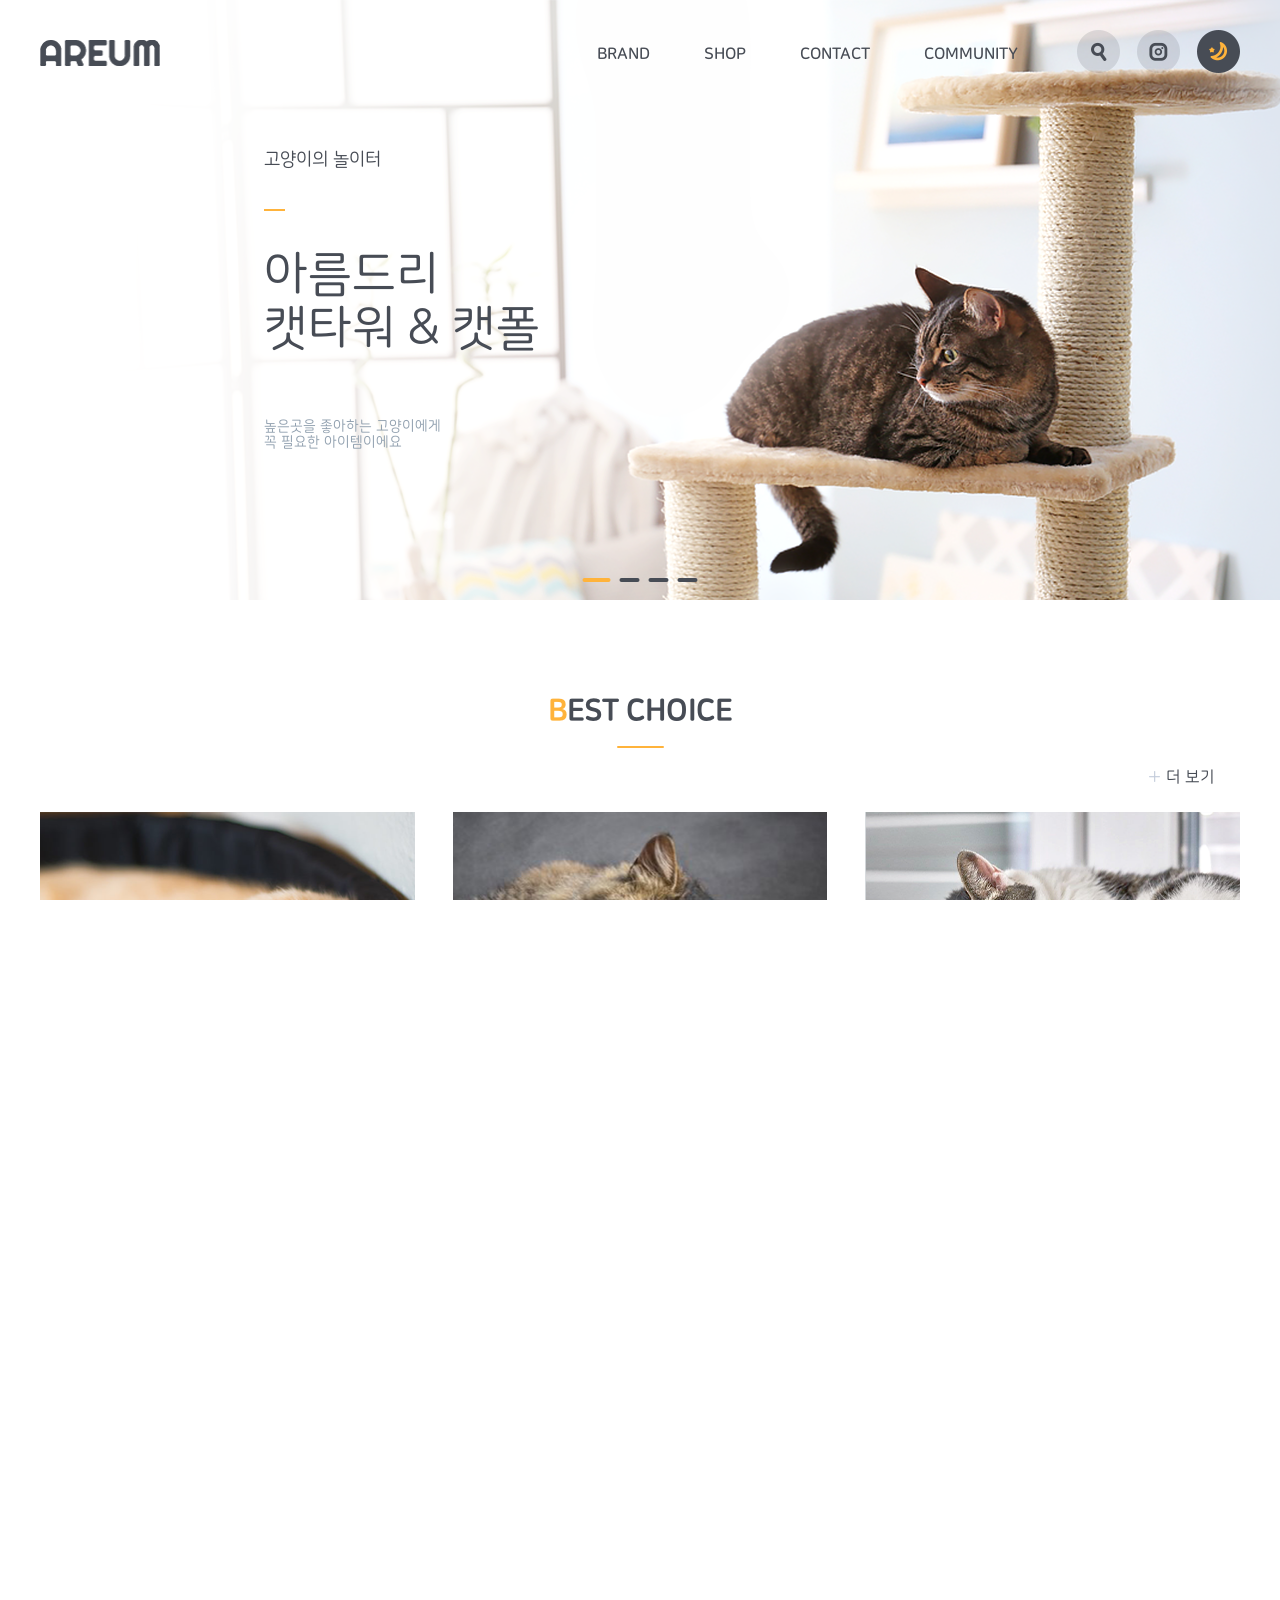
<file: index.html>
<!DOCTYPE html>
<html lang="en">

<head>
    <meta charset="UTF-8">
    <meta http-equiv="X-UA-Compatible" content="IE=edge">
    <meta name="viewport" content="width=device-width, initial-scale=1.0">
    <title>AREUM</title>
    <!-- 
        스타일시트
     -->
    <link rel="stylesheet" href="css/index.css">

    <!-- 
        스크립트
     -->
    <script src="https://code.jquery.com/jquery-3.6.0.js"
        integrity="sha256-H+K7U5CnXl1h5ywQfKtSj8PCmoN9aaq30gDh27Xc0jk=" crossorigin="anonymous"></script>
    <script src="js/index-slider.js"></script>

</head>

<body>
    <!-- 
        헤더 시작
     -->
    <header class="header">
        <div class="grid">
            <h1 class="logo"><a href="index.html">AREUM</a></h1>
            <ul class="gnb menu">
                <li><a href="brand.html">BRAND</a></li>
                <li><a href="#">SHOP</a></li>
                <li><a href="#">CONTACT</a></li>
                <li><a href="#">COMMUNITY</a></li>
            </ul>
            <ul class="gnb icons">
                <li><a href="#">search</a></li>
                <li><a href="#">instagram</a></li>
                <li><a href="#">darkmode</a></li>
            </ul>
        </div>
    </header>
    <!-- 
        헤더 끝
     -->

    <section class="visual">
        <!-- 비주얼 섹션 -->
        <!-- 메인 슬라이드 이미지 리스트 -->
        <!-- 
            현재 표시되는 슬라이드는 li에 on 클래스가 붙음
         -->
        <ul class="visual-slide-img-list">
            <li class="slide-img01 on"></li>
            <li class="slide-img02"></li>
            <li class="slide-img03"></li>
            <li class="slide-img04"></li>
        </ul>
        <div class="grid">
            <!-- 메인 슬라이드 좌우 버튼 -->
            <div class="slide-arrow">
                <button class="left"></button>
                <button class="right"></button>
            </div>
            <!-- 메인 슬라이드 하단 네비게이션 -->
            <ul class="slide-pager">
                <li class="pager01 on"></li>
                <li class="pager02"></li>
                <li class="pager03"></li>
                <li class="pager04"></li>
            </ul>
            <!-- 메인 슬라이드 내용 리스트 -->
            <!-- 
                현재 표시되는 슬라이드는 li에 on 클래스가 붙음
            -->
            <ul class="visual-slide-list">
                <li class="slide01 on">
                    <a href="#" class="slide-content">
                        <p class="slide-sub-title">고양이의 놀이터</p>
                        <h2 class="slide-title">아름드리<br>
                            캣타워 & 캣폴</h2>
                        <p class="slide-desc">높은곳을 좋아하는 고양이에게<br>
                            꼭 필요한 아이템이에요</p>
                    </a>
                </li>
                <li class="slide02">
                    <a href="#" class="slide-content">
                        <p class="slide-sub-title">AREUM</p>
                        <h2 class="slide-title">댕댕 in<br>
                            바닷가 기획전</h2>
                        <p class="slide-desc">반려견과 함께 즐기는 물놀이를<br>
                            위한 아이템들 총집합!</p>
                    </a>
                </li>
                <li class="slide03">
                    <a href="#" class="slide-content">
                        <p class="slide-sub-title">고양이의 생활</p>
                        <h2 class="slide-title">AREUM<br>
                            퓨어 벤토나이트</h2>
                        <p class="slide-desc">먼지가 흩날리지 않는<br>
                            프리미엄 벤토나이트</p>
                    </a>
                </li>
                <li class="slide04">
                    <a href="#" class="slide-content">
                        <p class="slide-sub-title">강아지의 생활</p>
                        <h2 class="slide-title">풀사이즈<br>
                            강아지 사각쿠션</h2>
                        <p class="slide-desc">소형견, 대형견 모두 커버가능한<br>
                            다양한 쿠션을 둘러보세요</p>
                    </a>
                </li>
            </ul>
        </div>
    </section>
    <!-- 
        visual 섹션 끝
     -->

    <section class="section best">
        <!-- 베스트 상품 -->
        <div class="grid">
            <!-- 
                section-title, section-more은
                배너를 제외한 다른 섹션에도 그대로 재사용됨
                section-title 안의 내용은 각 섹션에 맞게 바꿀것
             -->
            <h2 class="section-title">
                <span class="title-point">B</span>EST CHOICE
            </h2>
            <a href="#" class="section-more">
                <span class="section-more-plus"></span>
                <span>더 보기</span>
            </a>
            <!-- BEST CHOICE 아이템 -->
            <ul class="best-list">
                <li class="best-item">
                    <div class="content">
                        <a href="#">
                            <h2 class="name">편안한 견생을 위한 잇 아이템</h2>
                            <p class="desc">압도적 포근함! 강아지 쿠션 모음</p>
                        </a>
                        <a href="#" class="more"></a>
                    </div>
                </li>
                <li class="best-item">
                    <div class="content">
                        <a href="#">
                            <h2 class="name">우리집 반려묘의 삼시세끼</h2>
                            <p class="desc">캣&컴포트 전연령 캣푸드</p>
                        </a>
                        <a href="#" class="more"></a>
                    </div>
                </li>
                <li class="best-item">
                    <div class="content">
                        <a href="#">
                            <h2 class="name">고양이 원픽! 마성의 캣타워</h2>
                            <p class="desc">편안한 식빵굽기를 도와줘요</p>
                        </a>
                        <a href="#" class="more"></a>
                    </div>
                </li>
            </ul>
        </div>
    </section>
    <!-- 
        BEST CHOICE 섹션 끝
     -->

    <section class="section project">
        <!-- 최근 프로젝트 -->
        <div class="grid">
            <!-- 
                section-title, section-more은
                배너를 제외한 다른 섹션에도 그대로 재사용됨
                section-title 안의 내용은 각 섹션에 맞게 바꿀것
             -->
            <h2 class="section-title">
                <span class="title-point">R</span>ECENT PROJECT
            </h2>
            <a href="#" class="section-more">
                <span class="section-more-plus"></span>
                <span>더 보기</span>
            </a>
            <!-- RECENT PROJECT 내부 배너 -->
            <ul class="project-list">
                <li class="project-item">
                    <a href="#" class="content">
                        <p class="sub-title">
                            유기견 새 <span>가족</span>찾기 프로젝트
                        </p>
                        <h2 class="title">어서와!<br>
                            마이 댕댕</h2>
                        <span class="more">자세히 보기</span>
                    </a>
                </li>
                <li class="project-item">
                    <a href="#" class="content">
                        <p class="sub-title">반려묘의 건강을 위해</p>
                        <h2 class="title">물냥이<br>
                            프로젝트</h2>
                    </a>
                </li>
                <li class="project-item">
                    <a href="#" class="content">
                        <p class="sub-title">AREUM × CURO</p>
                        <h2 class="title">자연식<br>
                            알고 먹이기</h2>
                    </a>
                </li>
            </ul>
        </div>
    </section>
    <!-- 
        RECENT PROJECT 섹션 끝
     -->

    <section class="section review">
        <!-- 상품 리뷰 -->
        <div class="grid">
            <!-- 
                section-title, section-more은
                배너를 제외한 다른 섹션에도 그대로 재사용됨
                section-title 안의 내용은 각 섹션에 맞게 바꿀것
             -->
            <h2 class="section-title">
                <span class="title-point">P</span>RODUCT REVIEW
            </h2>
            <a href="#" class="section-more">
                <span class="section-more-plus"></span>
                <span>더 보기</span>
            </a>
            <!-- PRODUCT REVIEW 아이템 -->
            <ul class="review-list">
                <li class="review-item">
                    <div class="content">
                        <h2 class="name">하루채움 츄르 1+1</h2>
                        <p class="desc">#대박 #기획상품 #집사필수품</p>
                        <!-- 각 상품 리뷰의 조회수, 좋아요, 더보기 버튼 -->
                        <div class="info">
                            <p class="view">3,241</p>
                            <p class="like">534</p>
                            <a href="#" class="more">
                                더 보기
                            </a>
                        </div>
                    </div>
                </li>
                <li class="review-item">
                    <div class="content">
                        <h2 class="name">강아지 관절 영양제</h2>
                        <p class="desc">#반려견 #건강 #미리미리</p>
                        <!-- 각 상품 리뷰의 조회수, 좋아요, 더보기 버튼 -->
                        <div class="info">
                            <p class="view">2,565</p>
                            <p class="like">412</p>
                            <a href="#" class="more">
                                더 보기
                            </a>
                        </div>
                    </div>
                </li>
                <li class="review-item">
                    <div class="content">
                        <h2 class="name">노즈워크세트 대형</h2>
                        <p class="desc">#킁킁 #탐색놀이 #즐거워요</p>
                        <!-- 각 상품 리뷰의 조회수, 좋아요, 더보기 버튼 -->
                        <div class="info">
                            <p class="view">5,035</p>
                            <p class="like">648</p>
                            <a href="#" class="more">
                                더 보기 </a>
                        </div>
                    </div>
                </li>
            </ul>
        </div>
    </section>
    <!-- 
        PRODUCT REVIEW 섹션 끝
     -->

    <section class="banner">
        <!-- 하단 이벤트 배너 -->
        <div class="grid">
            <div class="banner-content">
                <p class="sub-title">Event</p>
                <h2 class="title">아름 반려동물 페스티벌가고<br>
                    참가혜택도 챙기자!</h2>
                <a href="#" class="more">자세히 보기</a>
            </div>
        </div>
    </section>
    <!-- 
        하단 이벤트 배너 끝
     -->

    <!-- 
        푸터 시작
     -->
    <footer class="footer clear-both">
        <div class="grid">
            <div class="footer-content">
                <div class="left">
                    <ul class="footer-menu">
                        <li><a href="#">회사소개</a></li>
                        <li><a href="#">오시는길</a></li>
                        <li><a href="#">이용약관</a></li>
                        <li><a href="#">개인정보처리방침</a></li>
                    </ul>
                    <div class="footer-info">
                        <span class="company-name">AREUM</span>
                        <span class="ceo">대표이사 배현지</span>
                        <span class="company-num">사업자 등록번호 123-45-67890</span>
                        <p class="footer-address">서울특별시 가상구 하늘로 25길 14 110-801호</p>
                    </div>
                    <p class="footer-copyright">Copyright © baehyunji. All rights reserved.</p>
                    <p class="footer-alert">본 포트폴리오 사이트는 상업적으로 이용이 불가능 합니다.</p>
                </div>
                <div class="right">
                    <p class="footer-support-num">고객센터 02-123-4567</p>
                    <p class="footer-e-mail">이메일 service@areum.com</p>
                    <ul class="footer-sns">
                        <li><a href="#"></a></li>
                        <li><a href="#"></a></li>
                    </ul>
                </div>
            </div>
            <h2 class="footer-logo"><a href="#">AREUM</a></h2>
        </div>
    </footer>
    <!-- 
        푸터 끝
     -->
</body>

</html>
</file>
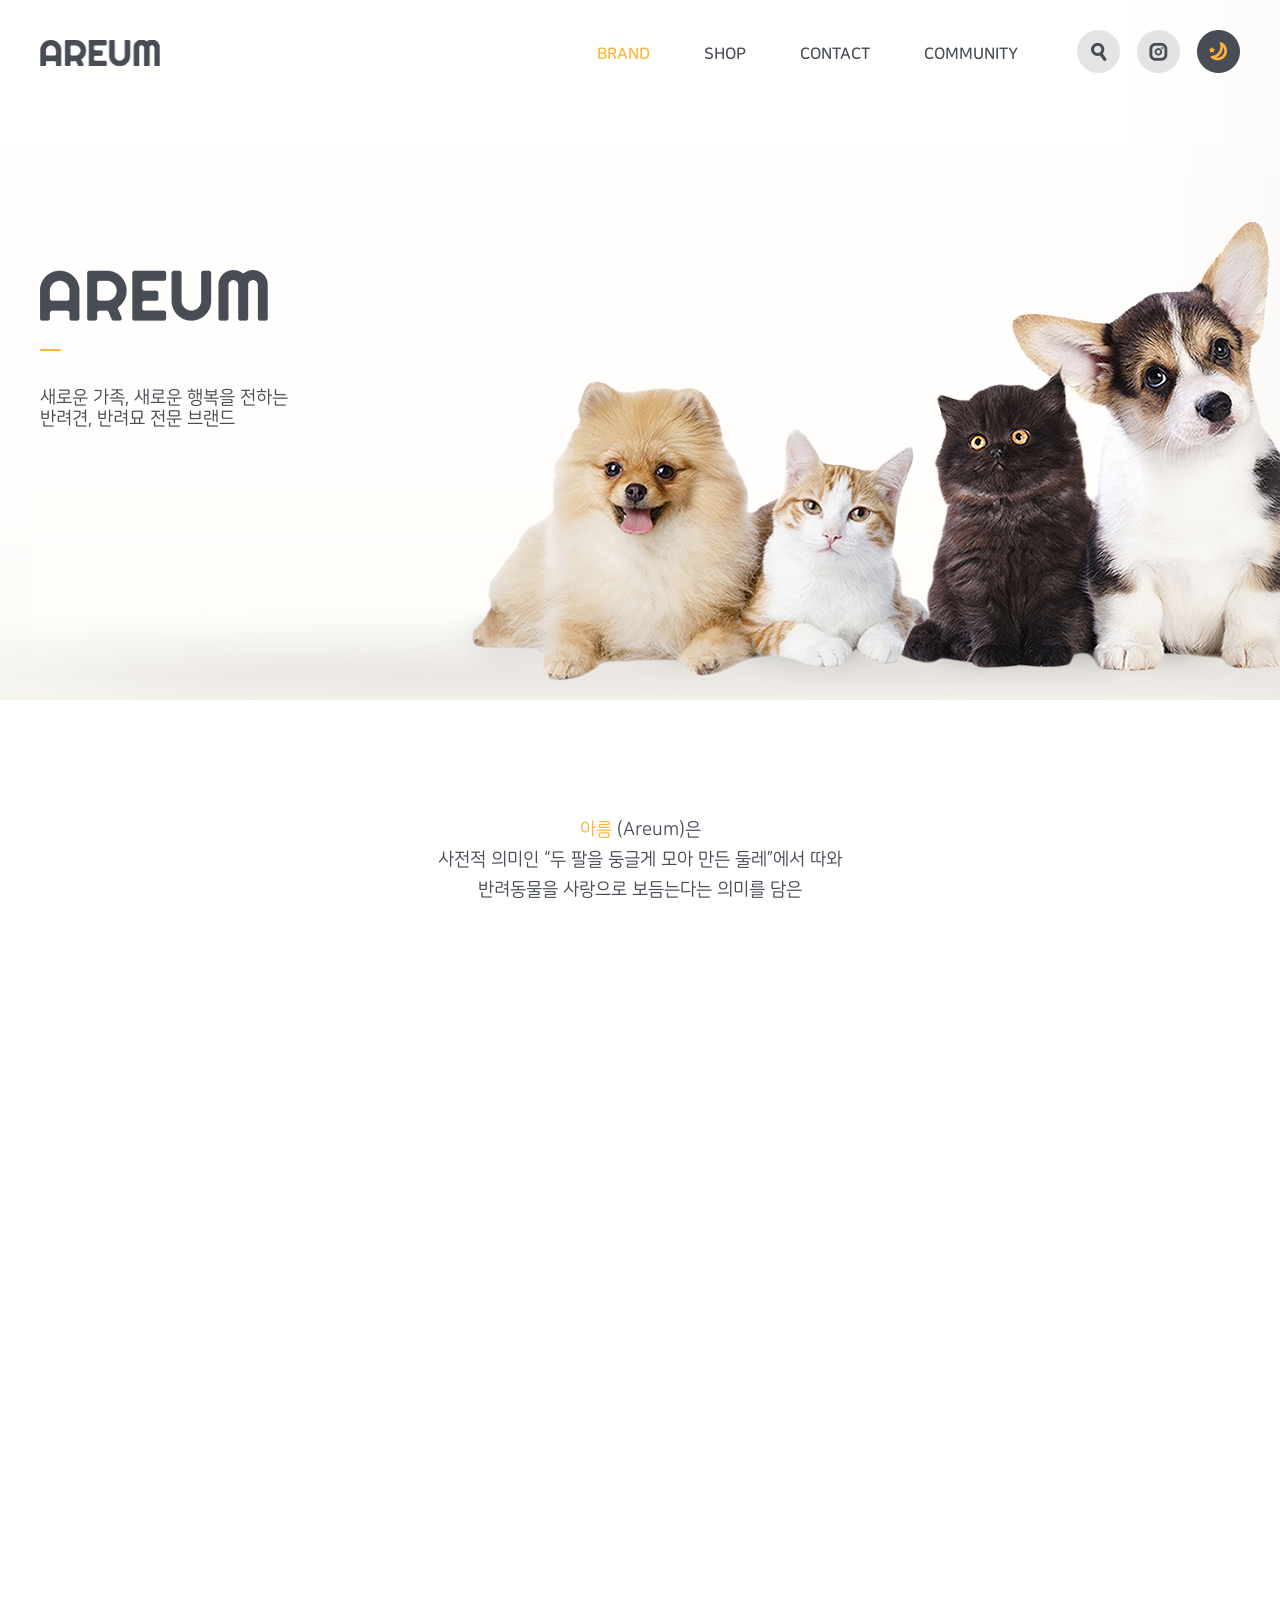
<file: brand.html>
<!DOCTYPE html>
<html lang="en">

<head>
    <meta charset="UTF-8">
    <meta http-equiv="X-UA-Compatible" content="IE=edge">
    <meta name="viewport" content="width=device-width, initial-scale=1.0">
    <title>AREUM 소개</title>
    <!-- 
        스타일 시트
     -->
    <link rel="stylesheet" href="css/brand.css">
    <!--  -->
</head>

<body>
    <!-- 
        헤더 시작
     -->
    <header class="header">
        <div class="grid">
            <h1 class="logo"><a href="index.html">AREUM</a></h1>
            <ul class="gnb menu">
                <li class="brand"><a href="brand.html">BRAND</a></li>
                <li><a href="#">SHOP</a></li>
                <li><a href="#">CONTACT</a></li>
                <li><a href="#">COMMUNITY</a></li>
            </ul>
            <ul class="gnb icons">
                <li><a href="#">search</a></li>
                <li><a href="#">instagram</a></li>
                <li><a href="#">darkmode</a></li>
            </ul>
        </div>
    </header>
    <!-- 
        헤더 끝
     -->

    <section class="visual">
        <!-- 비주얼 섹션 -->
        <!-- 이미지는 백그라운드로 처리 -->
        <div class="grid">
            <div class="visual-content">
                <h2 class="visual-title">AREUM</h2>
                <p class="visual-desc">새로운 가족, 새로운 행복을 전하는<br>
                    반려견, 반려묘 전문 브랜드</p>
            </div>
        </div>
    </section>
    <!-- 
        visual 섹션 끝
     -->

    <section class="section introduction">
        <!-- 브랜드 소개 -->
        <div class="grid">
            <h2 class="introduction-desc">
                <span class="point">아름</span>
                (Areum)은<br>
                사전적 의미인 “두 팔을 둥글게 모아 만든 둘레”에서 따와<br>
                반려동물을 사랑으로 보듬는다는 의미를 담은<br>
                <span class="point">반려동물 라이프스타일 브랜드</span>
                입니다.
            </h2>
            <p class="introduction-heart">icon_heart.png</p>
            <ul class="introduction-list">
                <li class="introduction-item">
                    <h2 class="title">안전하고 깨끗하고 건강하게</h2>
                    <p class="desc">비위생적인 물품, 영양소가 불충분한 음식은<br>
                        사람은 물론, 동물들에게도 안 좋은 영향을 끼쳐요.<br>
                        아름은 철저한 위생관리와 전문가들의 기획으로<br>
                        늘 믿고 사용할 수 있는 제품을 만들어요.</p>
                </li>
                <li class="introduction-item">
                    <h2 class="title">함께 만들어 나가는 프로젝트</h2>
                    <p class="desc">아름은 반려동물을 위한 다양한 제품을<br>
                        만들고 판매하는 것에서 그치지 않아요.<br>
                        다양한 케어 프로젝트를 통해<br>
                        반려동물과 그 가족들이 좀 더 행복하게<br>
                        살 수 있는 환경을 만들어나가고 있습니다.</p>
                </li>
                <li class="introduction-item">
                    <h2 class="title">반려동물도 고객도 만족스럽게</h2>
                    <p class="desc">아무리 잘 만든 제품이라도<br>
                        결국 구매결정은 소비자가 내리게 되죠.<br>
                        불량품 교환, 문의사항 답변 등<br>
                        고객서비스도 소홀히 하지 않습니다.</p>
                </li>
            </ul>
        </div>
    </section>
    <!-- 브랜드 소개 끝 -->

    <section class="section project">
        <!-- 브랜드 프로젝트 -->
        <div class="grid">
            <div class="project-container">
                <div class="project-content">
                    <div class="project-content-text">
                        <h2 class="title">초보 반려견&가족 트레이닝 코스</h2>
                        <p class="desc">강아지도 처음, 가족도 처음인데<br>
                            우리 강아지 잘 키울수 있을까, 걱정되는 여러분을 위해 준비했어요!<br>
                            반려동물 교육 전문가와 함께하는 첫 가족 되기 프로젝트</p>
                        <a href="#" class="more">프로젝트 살펴보기</a>
                    </div>
                </div>
            </div>
            <div class="project-container">
                <div class="project-content">
                    <div class="project-content-text">
                        <h2 class="title">건강한 물냥이 프로젝트</h2>
                        <p class="desc">물은 목욕 뿐 아니라 생명과 건강 유지에 필수적이에요<br>
                            물을 기피하는 고양이들이 조금이라도 더 물을 많이 마실 수 있도록<br>
                            핫한 제품들과 팁을 모았어요</p>
                        <a href="#" class="more">프로젝트 살펴보기</a>
                    </div>
                </div>
            </div>
        </div>
    </section>
    <!-- 브랜드 프로젝트 끝 -->

    <section class="section supporters">
        <!-- 협력 브랜드 -->
        <div class="grid">
            <h2 class="supporters-title">AREUM과 함께하는 협력 브랜드를 만나보세요</h2>
            <ul class="supporters-list">
                <li><a href="#" class="img"></a><a href="#" class="txt">Curo</a></li>
                <li><a href="#" class="img"></a><a href="#" class="txt">캣앤피플</a></li>
                <li><a href="#" class="img"></a><a href="#" class="txt">DreamPie</a></li>
            </ul>
        </div>
    </section>
    <!-- 협력 브랜드 끝 -->

    <!-- 
        푸터 시작
     -->
    <footer class="footer clear-both">
        <div class="grid">
            <div class="footer-content">
                <div class="left">
                    <ul class="footer-menu">
                        <li><a href="#">회사소개</a></li>
                        <li><a href="#">오시는길</a></li>
                        <li><a href="#">이용약관</a></li>
                        <li><a href="#">개인정보처리방침</a></li>
                    </ul>
                    <div class="footer-info">
                        <span class="company-name">AREUM</span>
                        <span class="ceo">대표이사 배현지</span>
                        <span class="company-num">사업자 등록번호 123-45-67890</span>
                        <p class="footer-address">서울특별시 가상구 하늘로 25길 14 110-801호</p>
                    </div>
                    <p class="footer-copyright">Copyright © baehyunji. All rights reserved.</p>
                    <p class="footer-alert">본 포트폴리오 사이트는 상업적으로 이용이 불가능 합니다.</p>
                </div>
                <div class="right">
                    <p class="footer-support-num">고객센터 02-123-4567</p>
                    <p class="footer-e-mail">이메일 service@areum.com</p>
                    <ul class="footer-sns">
                        <li><a href="#"></a></li>
                        <li><a href="#"></a></li>
                    </ul>
                </div>
            </div>
            <h2 class="footer-logo"><a href="#">AREUM</a></h2>
        </div>
    </footer>
    <!-- 
        푸터 끝
     -->

</body>

</html>
</file>
<file: css/index.css>
@charset "UTF-8";
/*

메인페이지 (index) 스타일 통합 시트
css 폴더 내에 index.css로 컴파일됨

*/
/* 
Reset Style
 */
* {
  margin: 0;
  padding: 0;
  border: 0;
  font-style: normal;
  font-weight: normal; }

ul, ol, li, dl {
  list-style: none; }

a {
  text-decoration: none; }

.clear-both::after {
  display: block;
  content: "";
  clear: both; }

/*
Common Style
*/
@font-face {
  font-family: "NanumSquare";
  font-weight: normal;
  src: url("../fonts/NanumSquareRoundOTFR.otf"); }

@font-face {
  font-family: "NanumSquare";
  font-weight: bold;
  src: url("../fonts/NanumSquareRoundOTFB.otf"); }

@font-face {
  font-family: "NanumSquare";
  font-weight: 900;
  src: url("../fonts/NanumSquareRoundOTFEB.otf"); }

html,
body {
  position: relative;
  width: 100%;
  height: 100%;
  font-weight: normal;
  font-size: 16px;
  font-family: "NanumSquare", "Nanum Gothic";
  color: #474c55;
  background-color: #ffffff;
  overflow-x: hidden;
  word-break: keep-all; }

.grid {
  position: relative;
  max-width: 1200px;
  width: 100%;
  height: 100%;
  margin: 0 auto;
  box-sizing: border-box; }

@media screen and (max-width: 1200px) {
  .grid {
    max-width: 100%;
    padding: 0 30px; } }

.section::after {
  display: block;
  content: "";
  clear: both; }

a {
  color: #474c55; }

/*
믹스인
*/
/*
Header
*/
.header {
  position: absolute;
  top: 0;
  z-index: 5000;
  width: 100%;
  height: 103px;
  background-color: transparent; }

.logo {
  position: absolute;
  top: 40px;
  left: 0;
  width: 120px;
  height: 26px;
  text-indent: -9999px;
  background: url("../img/logo.png") no-repeat center;
  background-size: contain; }
  .logo a {
    display: block;
    width: 100%;
    height: 100%; }

.gnb.menu {
  position: absolute;
  top: 45px;
  right: 222px; }
  .gnb.menu li {
    float: left;
    margin-right: 54px; }
    .gnb.menu li:last-child {
      margin-right: 0; }
    .gnb.menu li a {
      font-weight: bold;
      transition: color 0.2s; }
      .gnb.menu li a:hover {
        color: #ffb33b; }

.gnb.icons {
  position: absolute;
  top: 30px;
  right: 0; }
  .gnb.icons li {
    float: left;
    width: 43px;
    height: 43px;
    margin-right: 17px; }
    .gnb.icons li:last-child {
      margin-right: 0; }
    .gnb.icons li a {
      display: block;
      width: 100%;
      height: 100%;
      text-indent: -9999px; }
    .gnb.icons li:nth-child(1) {
      background: url("../img/icon_nav_1.png") no-repeat center; }
    .gnb.icons li:nth-child(2) {
      background: url("../img/icon_nav_2.png") no-repeat center; }
    .gnb.icons li:nth-child(3) {
      background: url("../img/icon_nav_3.png") no-repeat center; }

/*
header 반응형 레이아웃
*/
@media screen and (max-width: 1200px) {
  .header .logo {
    left: 30px; }
  .header .gnb.menu {
    right: 252px; }
  .header .gnb.icons {
    right: 30px; } }

@media screen and (max-width: 870px) {
  .header .gnb.menu {
    left: 50%;
    transform: translateX(-50%);
    right: unset; }
    .header .gnb.menu li {
      margin-right: 40px; }
      .header .gnb.menu li:last-child {
        margin-right: 0; } }

@media screen and (max-width: 768px) {
  .header {
    position: fixed;
    top: 0;
    left: 0;
    background-color: #ffffff;
    width: 100%;
    height: auto;
    border-bottom: 1px solid #eef0f4; }
    .header .logo {
      position: unset;
      margin: 20px auto 0 auto;
      width: 96px;
      height: 20.8px; }
    .header .gnb.menu {
      display: flex;
      justify-content: space-around;
      position: unset;
      transform: translateX(0);
      margin: 20px 0; }
      .header .gnb.menu li {
        margin-right: 0;
        text-align: center;
        font-size: 16px; }
    .header .gnb.icons {
      display: flex;
      justify-content: center;
      position: unset;
      margin-bottom: 10px; }
      .header .gnb.icons li {
        width: 30px;
        height: 30px;
        margin-right: 30px;
        background-size: contain; }
        .header .gnb.icons li:last-child {
          margin-right: 0; } }

@media screen and (max-width: 425px) {
  .header .gnb.menu li {
    font-size: 13px; }
  .header .gnb.icons {
    display: none; } }

/*
footer
*/
.footer {
  width: 100%;
  background-color: #474c55;
  padding: 40px 0;
  color: #ffffff; }
  .footer .footer-content {
    position: relative;
    width: 930px;
    float: left; }
    .footer .footer-content .left {
      float: left; }
      .footer .footer-content .left .footer-menu li {
        display: inline-block;
        margin-right: 55px;
        font-size: 18px; }
        .footer .footer-content .left .footer-menu li a {
          display: block;
          width: 100%;
          height: 100%;
          color: #ffffff; }
        .footer .footer-content .left .footer-menu li:last-child {
          margin-right: 0; }
      .footer .footer-content .left .footer-info {
        margin-top: 48px; }
        .footer .footer-content .left .footer-info span {
          display: inline-block;
          margin-right: 45px; }
      .footer .footer-content .left .footer-copyright {
        margin-top: 48px; }
    .footer .footer-content .right {
      float: right;
      text-align: right;
      margin-right: 45px; }
      .footer .footer-content .right .footer-support-num {
        margin-top: 12px; }
      .footer .footer-content .right .footer-e-mail {
        margin-top: 12px; }
      .footer .footer-content .right .footer-sns {
        margin-top: 70px;
        float: right; }
        .footer .footer-content .right .footer-sns li {
          float: left;
          margin-right: 16px;
          width: 33px;
          height: 33px; }
          .footer .footer-content .right .footer-sns li a {
            display: block;
            width: 100%;
            height: 100%; }
          .footer .footer-content .right .footer-sns li:nth-child(1) {
            background: url("../img/icon_facebook.png") no-repeat center;
            background-size: contain; }
          .footer .footer-content .right .footer-sns li:nth-child(2) {
            background: url("../img/icon_instagram.png") no-repeat center;
            background-size: contain; }
    .footer .footer-content::after {
      position: absolute;
      display: block;
      content: "";
      width: 2px;
      height: 100%;
      background-color: #727985;
      top: 0;
      right: 0;
      border-radius: 2px; }
  .footer .footer-logo {
    width: 120px;
    height: 27px;
    float: left;
    margin-top: 70px;
    margin-left: 66px;
    background-image: url("../img/logo_footer.png");
    background-repeat: no-repeat;
    background-position: center; }
    .footer .footer-logo a {
      display: inline-block;
      width: 100%;
      height: 100%;
      text-indent: -9999px; }

/*
footer 반응형 레이아웃
*/
@media screen and (max-width: 1200px) {
  .footer .footer-content {
    width: 100%;
    margin-top: 60px; }
    .footer .footer-content::after {
      display: none; }
    .footer .footer-content .right {
      margin-right: 0; }
  .footer .footer-logo {
    position: relative;
    top: 0;
    float: none;
    margin: 0 auto; }
    .footer .footer-logo a {
      position: absolute;
      top: 0;
      left: 0; } }

@media screen and (max-width: 870px) {
  .footer .footer-content .left {
    width: 100%;
    text-align: left;
    font-size: 13px; }
    .footer .footer-content .left .footer-menu li {
      width: 20%;
      margin-right: 5%;
      font-size: 14px;
      text-align: center; }
      .footer .footer-content .left .footer-menu li:last-child {
        margin-right: 0; }
    .footer .footer-content .left .footer-info, .footer .footer-content .left .footer-copyright {
      margin-top: 20px; }
  .footer .footer-content .right {
    position: relative;
    width: 100%;
    text-align: left;
    margin-top: 20px;
    font-size: 13px; }
    .footer .footer-content .right .footer-sns {
      position: absolute;
      bottom: 0;
      right: 0;
      margin-top: 0; }
  .footer .footer-logo {
    width: 96px;
    height: 20.8px;
    background-size: contain; } }

/*
메인화면 (index) 스타일 
*/
/*
비주얼 슬라이드
*/
.visual {
  position: relative;
  top: 0;
  left: 0;
  width: 100%;
  height: 600px; }

.visual-slide-img-list {
  position: absolute;
  top: 0;
  left: 0;
  width: 100%;
  height: 100%; }
  .visual-slide-img-list li {
    position: absolute;
    top: 0;
    left: 0;
    width: 100%;
    height: 100%;
    opacity: 0; }
    .visual-slide-img-list li.on {
      opacity: 1; }
    .visual-slide-img-list li:nth-child(1) {
      background: url("../img/main_banner_1.png") no-repeat center;
      background-size: cover; }
    .visual-slide-img-list li:nth-child(2) {
      background: url("../img/main_banner_2.png") no-repeat center;
      background-size: cover; }
    .visual-slide-img-list li:nth-child(3) {
      background: url("../img/main_banner_3.png") no-repeat center;
      background-size: cover; }
    .visual-slide-img-list li:nth-child(4) {
      background: url("../img/main_banner_4.png") no-repeat center;
      background-size: cover; }

.slide-arrow {
  position: absolute;
  top: 0;
  left: 0;
  width: 100%;
  height: 600px;
  z-index: 50; }
  .slide-arrow:hover .left,
  .slide-arrow:hover .right {
    opacity: 1; }
  .slide-arrow .left,
  .slide-arrow .right {
    position: absolute;
    top: 50%;
    transform: translateY(-50%);
    width: 26px;
    height: 48px;
    opacity: 0;
    transition: opacity 0.2s; }
    .slide-arrow .left:hover,
    .slide-arrow .right:hover {
      cursor: pointer; }
  .slide-arrow .left {
    left: 54px;
    background: url("../img/arrow_left.png") no-repeat center; }
  .slide-arrow .right {
    right: 54px;
    background: url("../img/arrow_right.png") no-repeat center; }

.slide-pager {
  position: absolute;
  bottom: 18px;
  left: 50%;
  transform: translateX(-50%);
  z-index: 50; }
  .slide-pager li {
    float: left;
    width: 20px;
    height: 4px;
    margin-right: 9px;
    background-color: #474c55;
    border-radius: 2px;
    transition: background-color 0.2s, width 0.2s; }
    .slide-pager li:last-child {
      margin-right: 0; }
    .slide-pager li.on {
      width: 28px;
      background-color: #ffb33b; }
    .slide-pager li:hover {
      background-color: #ffb33b;
      cursor: pointer; }

.visual-slide-list {
  position: absolute;
  top: 0;
  left: 0;
  width: 100%;
  height: 100%;
  left: 224px; }
  .visual-slide-list li {
    position: absolute;
    top: 50%;
    transform: translateY(-50%);
    left: 0;
    z-index: 100;
    opacity: 0; }
    .visual-slide-list li.on {
      opacity: 1; }
    .visual-slide-list li .slide-sub-title {
      font-size: 18px;
      font-weight: normal; }
      .visual-slide-list li .slide-sub-title::after {
        display: block;
        content: "";
        width: 21px;
        height: 2px;
        margin-top: 38px;
        background-color: #ffb33b; }
    .visual-slide-list li .slide-title {
      font-weight: normal;
      font-size: 48px;
      margin-top: 37px; }
    .visual-slide-list li .slide-desc {
      font-weight: normal;
      font-size: 14px;
      margin-top: 62px;
      color: #91a0af; }

/*

각 섹션 공통 스타일

*/
.section {
  width: 100%;
  padding: 5.875em 0; }

.section-title {
  font-size: 30px;
  font-weight: 900;
  color: #474c55;
  text-align: center;
  letter-spacing: -0.75px; }
  .section-title span {
    font-weight: 900;
    color: #ffb33b; }
  .section-title::after {
    display: block;
    content: "";
    background-color: #ffb33b;
    width: 47px;
    height: 2px;
    margin: 17px auto 0 auto;
    border-radius: 2px; }

.section-more {
  position: relative;
  margin-top: 20px;
  margin-bottom: 26px;
  float: right;
  margin-right: 25px;
  font-size: 16px;
  font-weight: normal; }
  .section-more .section-more-plus {
    display: inline-block;
    width: 11px;
    height: 11px;
    padding-right: 5px;
    background: url("../img/plus.png") no-repeat center; }

/*
best 섹션
*/
.section.best {
  width: 100%; }

.best-list {
  width: 100%;
  display: flex;
  justify-content: center;
  grid-template: 1fr / 1fr 1fr 1fr;
  gap: 0 38px; }
  .best-list li {
    width: 100%;
    padding-top: 336px;
    box-sizing: border-box;
    background-repeat: no-repeat;
    background-position: center 0;
    background-size: auto 336px; }
    .best-list li:last-child {
      margin-right: 0; }
    .best-list li:nth-child(1) {
      background-image: url("../img/img_choice_1.png"); }
    .best-list li:nth-child(2) {
      background-image: url("../img/img_choice_2.png"); }
    .best-list li:nth-child(3) {
      background-image: url("../img/img_choice_3.png"); }
    .best-list li .content {
      position: relative;
      background-color: #ffffff;
      padding: 20px 18px;
      box-sizing: border-box; }
      .best-list li .content:hover .more {
        background-image: url("../img/btn_choice_s.png"); }
      .best-list li .content .name {
        font-size: 22px;
        font-weight: bold;
        transition: color 0.2s; }
      .best-list li .content:hover .name {
        color: #ffb33b; }
      .best-list li .content .desc {
        margin-top: 11px;
        font-size: 14px;
        color: #91a0af; }
      .best-list li .content .more {
        position: absolute;
        display: block;
        width: 75px;
        height: 100%;
        top: 0;
        right: 0;
        transition: background-image 0.2s;
        background-image: url("../img/btn_choice.png");
        background-repeat: no-repeat;
        background-position: center center; }
      .best-list li .content::after {
        position: absolute;
        display: block;
        content: "";
        width: 2px;
        height: 47px;
        top: 50%;
        transform: translateY(-50%);
        right: 73px;
        background-color: #eef0f4;
        border-radius: 2px; }

/*
project 섹션
*/
.section.project {
  background-color: #f7f7f7; }

.project-list {
  width: 100%;
  height: 497px;
  display: grid;
  grid-gap: 25px 30px;
  grid-template: 1fr 1fr / 1fr 1fr; }
  .project-list li {
    width: 100%;
    height: 100%;
    float: left;
    background-repeat: no-repeat;
    background-position: center 0; }
    .project-list li:nth-child(1) {
      grid-area: 1 / 1 / span 2 / span 1; }
    .project-list li:nth-child(1) {
      background-image: url("../img/img_project_1.png"); }
    .project-list li:nth-child(2) {
      background-image: url("../img/img_project_2.png"); }
    .project-list li:nth-child(3) {
      background-image: url("../img/img_project_3.png"); }
    .project-list li .content {
      display: block;
      width: 100%;
      height: 100%;
      padding: 57px 0 0 40px;
      box-sizing: border-box; }
      .project-list li .content .sub-title {
        font-size: 18px; }
        .project-list li .content .sub-title::after {
          display: block;
          content: "";
          width: 28px;
          height: 2px;
          margin-top: 14px;
          background-color: #474c55;
          opacity: 0.5;
          border-radius: 2px; }
      .project-list li .content .title {
        font-size: 30px;
        margin-top: 24px; }
    .project-list li:nth-child(1) .content .sub-title {
      color: #ffffff;
      margin-top: 62px; }
      .project-list li:nth-child(1) .content .sub-title::after {
        background-color: #ffffff;
        margin-top: 24px; }
      .project-list li:nth-child(1) .content .sub-title span {
        color: #ffb33b; }
    .project-list li:nth-child(1) .content .title {
      font-size: 36px;
      font-weight: normal;
      color: #ffffff;
      margin-top: 48px; }
    .project-list li:nth-child(1) .content .more {
      display: inline-block;
      padding: 10px 32px;
      border: solid 2px #ffffff;
      border-radius: 20px;
      box-sizing: border-box;
      color: #ffffff;
      font-size: 16px;
      text-align: center;
      margin: 52px 0 0 34px; }

/*
review 섹션
*/
.section.review {
  width: 100%;
  display: inline-block; }

.review-list {
  width: 100%;
  display: flex;
  justify-content: center;
  grid-template: 1fr / 1fr 1fr 1fr;
  gap: 0 38px; }
  .review-list li {
    width: 100%;
    padding-top: 230px;
    box-sizing: border-box;
    background-repeat: no-repeat;
    background-position: center 0;
    background-size: auto 230px; }
    .review-list li:nth-child(1) {
      background-image: url("../img/img_review_1.png"); }
    .review-list li:nth-child(2) {
      background-image: url("../img/img_review_2.png"); }
    .review-list li:nth-child(3) {
      background-image: url("../img/img_review_3.png"); }
    .review-list li .content {
      position: relative;
      background-color: #ffffff;
      padding: 25px 30px;
      border: 2px solid #eef0f4;
      box-sizing: border-box; }
      .review-list li .content .name {
        font-size: 24px;
        font-weight: bold; }
      .review-list li .content .desc {
        margin-top: 21px;
        font-size: 12px;
        color: #91a0af; }
      .review-list li .content .info {
        position: relative;
        width: 100%;
        padding-top: 22px;
        box-sizing: border-box;
        border-top: 2px solid #eef0f4;
        margin-top: 23px; }
        .review-list li .content .info .view {
          display: inline-block;
          padding-left: 45px;
          font-size: 14px;
          background: url("../img/icon_eye.png") no-repeat 17px center; }
        .review-list li .content .info .like {
          display: inline-block;
          padding-left: 45px;
          font-size: 14px;
          background: url("../img/icon_heart.png") no-repeat 17px center; }
        .review-list li .content .info .more {
          display: block;
          float: right;
          padding-right: 45px;
          font-size: 16px;
          color: #91a0af;
          background: url("../img/btn_more.png") no-repeat 57px center;
          background-size: contain; }

/*
하단 이벤트 배너
*/
.banner {
  width: 100%;
  height: 365px;
  background-image: url("../img/event_banner.png");
  background-position: center 0;
  background-size: cover;
  margin-bottom: 110px; }
  .banner .banner-content {
    position: absolute;
    top: 50%;
    transform: translateY(-50%);
    right: 120px; }
    .banner .banner-content .sub-title {
      font-size: 24px;
      font-weight: bold; }
      .banner .banner-content .sub-title::after {
        display: block;
        content: "";
        width: 23px;
        height: 2px;
        background-color: #ffb33b;
        margin-top: 20px;
        border-radius: 2px; }
    .banner .banner-content .title {
      font-size: 36px;
      font-weight: normal;
      margin-top: 20px; }
    .banner .banner-content .more {
      display: inline-block;
      border: 2px solid #474c55;
      border-radius: 19px;
      background-color: transparent;
      text-align: center;
      font-size: 16px;
      padding: 8px 32px;
      box-sizing: border-box;
      margin-top: 30px;
      transition: color, background-color 0.2s; }
      .banner .banner-content .more:hover {
        background-color: #474c55;
        color: #ffffff; }

/*
메인화면 (index) 반응형 레이아웃
*/
/*
1200px 이하
*/
@media screen and (max-width: 1200px) {
  .best-list li .content .more {
    display: none; }
  .best-list li .content::after {
    display: none; }
  .review-list li .content .info .more {
    display: block;
    text-align: center;
    margin-top: 12px;
    float: none;
    padding-right: 0;
    background-position: 70% center; } }

/*
870px 이하
*/
@media screen and (max-width: 870px) {
  .visual-slide-list {
    left: 30px; }
  .slide-arrow .left,
  .slide-arrow .right {
    top: unset;
    bottom: 10px; }
  .review-list li .content .info .like,
  .review-list li .content .info .view {
    padding-left: 28px;
    margin-right: 10px;
    background-position: left center; }
  .review-list li .content .info .more {
    text-align: left;
    background-position: 60px center; }
  .banner .banner-content {
    right: 30px; } }

@media screen and (max-width: 768px) {
  .visual-slide-list li {
    top: 55%;
    transform: translateY(-50%); }
    .visual-slide-list li .slide-sub-title {
      font-size: 14px; }
      .visual-slide-list li .slide-sub-title::after {
        margin-top: 26px; }
    .visual-slide-list li .slide-title {
      font-size: 38px;
      margin-top: 26px; }
    .visual-slide-list li .slide-desc {
      font-size: 13px;
      margin-top: 45px; }
  .section {
    padding: 2.5em 0; }
  .section-more {
    margin: 20px 0; }
  .best-list {
    display: block;
    float: left; }
    .best-list li {
      width: 100%;
      padding-top: 260px;
      background-size: cover;
      background-position: center; }
  .project-list {
    width: 100%;
    height: auto;
    display: block; }
    .project-list li {
      height: 236px;
      background-size: cover;
      background-position: center; }
      .project-list li:nth-child(1) .content .sub-title {
        font-size: 18px;
        margin-top: 0; }
      .project-list li:nth-child(1) .content .title {
        font-size: 30px;
        margin-top: 24px; }
      .project-list li:nth-child(1) .content .more {
        display: none; }
  .review-list {
    display: block;
    float: left; }
    .review-list li {
      width: 100%;
      background-size: cover;
      background-position: center; }
  .banner {
    background-size: cover;
    background-position: center; }
    .banner .banner-content {
      right: 30px;
      text-align: right; }
      .banner .banner-content .sub-title {
        font-size: 20px; }
        .banner .banner-content .sub-title::after {
          position: absolute;
          right: 0; }
      .banner .banner-content .title {
        margin-top: 40px;
        font-size: 26px; } }
</file>
<file: css/brand.css>
@charset "UTF-8";
/*

브랜드 소개 페이지 (brand) 스타일 통합 시트
css 폴더 내에 brand.css로 컴파일됨

*/
/* 
Reset Style
 */
* {
  margin: 0;
  padding: 0;
  border: 0;
  font-style: normal;
  font-weight: normal; }

ul, ol, li, dl {
  list-style: none; }

a {
  text-decoration: none; }

.clear-both::after {
  display: block;
  content: "";
  clear: both; }

/*
Common Style
*/
@font-face {
  font-family: "NanumSquare";
  font-weight: normal;
  src: url("../fonts/NanumSquareRoundOTFR.otf"); }

@font-face {
  font-family: "NanumSquare";
  font-weight: bold;
  src: url("../fonts/NanumSquareRoundOTFB.otf"); }

@font-face {
  font-family: "NanumSquare";
  font-weight: 900;
  src: url("../fonts/NanumSquareRoundOTFEB.otf"); }

html,
body {
  position: relative;
  width: 100%;
  height: 100%;
  font-weight: normal;
  font-size: 16px;
  font-family: "NanumSquare", "Nanum Gothic";
  color: #474c55;
  background-color: #ffffff;
  overflow-x: hidden;
  word-break: keep-all; }

.grid {
  position: relative;
  max-width: 1200px;
  width: 100%;
  height: 100%;
  margin: 0 auto;
  box-sizing: border-box; }

@media screen and (max-width: 1200px) {
  .grid {
    max-width: 100%;
    padding: 0 30px; } }

.section::after {
  display: block;
  content: "";
  clear: both; }

a {
  color: #474c55; }

/*
믹스인
*/
/*
Header
*/
.header {
  position: absolute;
  top: 0;
  z-index: 5000;
  width: 100%;
  height: 103px;
  background-color: transparent; }

.logo {
  position: absolute;
  top: 40px;
  left: 0;
  width: 120px;
  height: 26px;
  text-indent: -9999px;
  background: url("../img/logo.png") no-repeat center;
  background-size: contain; }
  .logo a {
    display: block;
    width: 100%;
    height: 100%; }

.gnb.menu {
  position: absolute;
  top: 45px;
  right: 222px; }
  .gnb.menu li {
    float: left;
    margin-right: 54px; }
    .gnb.menu li:last-child {
      margin-right: 0; }
    .gnb.menu li a {
      font-weight: bold;
      transition: color 0.2s; }
      .gnb.menu li a:hover {
        color: #ffb33b; }

.gnb.icons {
  position: absolute;
  top: 30px;
  right: 0; }
  .gnb.icons li {
    float: left;
    width: 43px;
    height: 43px;
    margin-right: 17px; }
    .gnb.icons li:last-child {
      margin-right: 0; }
    .gnb.icons li a {
      display: block;
      width: 100%;
      height: 100%;
      text-indent: -9999px; }
    .gnb.icons li:nth-child(1) {
      background: url("../img/icon_nav_1.png") no-repeat center; }
    .gnb.icons li:nth-child(2) {
      background: url("../img/icon_nav_2.png") no-repeat center; }
    .gnb.icons li:nth-child(3) {
      background: url("../img/icon_nav_3.png") no-repeat center; }

/*
header 반응형 레이아웃
*/
@media screen and (max-width: 1200px) {
  .header .logo {
    left: 30px; }
  .header .gnb.menu {
    right: 252px; }
  .header .gnb.icons {
    right: 30px; } }

@media screen and (max-width: 870px) {
  .header .gnb.menu {
    left: 50%;
    transform: translateX(-50%);
    right: unset; }
    .header .gnb.menu li {
      margin-right: 40px; }
      .header .gnb.menu li:last-child {
        margin-right: 0; } }

@media screen and (max-width: 768px) {
  .header {
    position: fixed;
    top: 0;
    left: 0;
    background-color: #ffffff;
    width: 100%;
    height: auto;
    border-bottom: 1px solid #eef0f4; }
    .header .logo {
      position: unset;
      margin: 20px auto 0 auto;
      width: 96px;
      height: 20.8px; }
    .header .gnb.menu {
      display: flex;
      justify-content: space-around;
      position: unset;
      transform: translateX(0);
      margin: 20px 0; }
      .header .gnb.menu li {
        margin-right: 0;
        text-align: center;
        font-size: 16px; }
    .header .gnb.icons {
      display: flex;
      justify-content: center;
      position: unset;
      margin-bottom: 10px; }
      .header .gnb.icons li {
        width: 30px;
        height: 30px;
        margin-right: 30px;
        background-size: contain; }
        .header .gnb.icons li:last-child {
          margin-right: 0; } }

@media screen and (max-width: 425px) {
  .header .gnb.menu li {
    font-size: 13px; }
  .header .gnb.icons {
    display: none; } }

/*
footer
*/
.footer {
  width: 100%;
  background-color: #474c55;
  padding: 40px 0;
  color: #ffffff; }
  .footer .footer-content {
    position: relative;
    width: 930px;
    float: left; }
    .footer .footer-content .left {
      float: left; }
      .footer .footer-content .left .footer-menu li {
        display: inline-block;
        margin-right: 55px;
        font-size: 18px; }
        .footer .footer-content .left .footer-menu li a {
          display: block;
          width: 100%;
          height: 100%;
          color: #ffffff; }
        .footer .footer-content .left .footer-menu li:last-child {
          margin-right: 0; }
      .footer .footer-content .left .footer-info {
        margin-top: 48px; }
        .footer .footer-content .left .footer-info span {
          display: inline-block;
          margin-right: 45px; }
      .footer .footer-content .left .footer-copyright {
        margin-top: 48px; }
    .footer .footer-content .right {
      float: right;
      text-align: right;
      margin-right: 45px; }
      .footer .footer-content .right .footer-support-num {
        margin-top: 12px; }
      .footer .footer-content .right .footer-e-mail {
        margin-top: 12px; }
      .footer .footer-content .right .footer-sns {
        margin-top: 70px;
        float: right; }
        .footer .footer-content .right .footer-sns li {
          float: left;
          margin-right: 16px;
          width: 33px;
          height: 33px; }
          .footer .footer-content .right .footer-sns li a {
            display: block;
            width: 100%;
            height: 100%; }
          .footer .footer-content .right .footer-sns li:nth-child(1) {
            background: url("../img/icon_facebook.png") no-repeat center;
            background-size: contain; }
          .footer .footer-content .right .footer-sns li:nth-child(2) {
            background: url("../img/icon_instagram.png") no-repeat center;
            background-size: contain; }
    .footer .footer-content::after {
      position: absolute;
      display: block;
      content: "";
      width: 2px;
      height: 100%;
      background-color: #727985;
      top: 0;
      right: 0;
      border-radius: 2px; }
  .footer .footer-logo {
    width: 120px;
    height: 27px;
    float: left;
    margin-top: 70px;
    margin-left: 66px;
    background-image: url("../img/logo_footer.png");
    background-repeat: no-repeat;
    background-position: center; }
    .footer .footer-logo a {
      display: inline-block;
      width: 100%;
      height: 100%;
      text-indent: -9999px; }

/*
footer 반응형 레이아웃
*/
@media screen and (max-width: 1200px) {
  .footer .footer-content {
    width: 100%;
    margin-top: 60px; }
    .footer .footer-content::after {
      display: none; }
    .footer .footer-content .right {
      margin-right: 0; }
  .footer .footer-logo {
    position: relative;
    top: 0;
    float: none;
    margin: 0 auto; }
    .footer .footer-logo a {
      position: absolute;
      top: 0;
      left: 0; } }

@media screen and (max-width: 870px) {
  .footer .footer-content .left {
    width: 100%;
    text-align: left;
    font-size: 13px; }
    .footer .footer-content .left .footer-menu li {
      width: 20%;
      margin-right: 5%;
      font-size: 14px;
      text-align: center; }
      .footer .footer-content .left .footer-menu li:last-child {
        margin-right: 0; }
    .footer .footer-content .left .footer-info, .footer .footer-content .left .footer-copyright {
      margin-top: 20px; }
  .footer .footer-content .right {
    position: relative;
    width: 100%;
    text-align: left;
    margin-top: 20px;
    font-size: 13px; }
    .footer .footer-content .right .footer-sns {
      position: absolute;
      bottom: 0;
      right: 0;
      margin-top: 0; }
  .footer .footer-logo {
    width: 96px;
    height: 20.8px;
    background-size: contain; } }

/*
브랜드 소개 페이지 (brand) 스타일 
*/
/*
gnb의 BRAND 메뉴에 컬러 효과
*/
.gnb .brand a {
  color: #ffb33b; }

/*
비주얼 섹션
*/
.visual {
  width: 100%;
  height: 700px;
  background: url("../img/img_brand/brand-visual.png") no-repeat center;
  background-size: cover; }
  .visual-content {
    position: absolute;
    top: 50%;
    left: 0;
    transform: translateY(-50%); }
  .visual-title {
    position: relative;
    width: 228px;
    height: 51px;
    background: url("../img/img_brand/brand-visual-logo.png") no-repeat 0 0;
    background-size: contain;
    text-indent: -9999px; }
    .visual-title::after {
      position: absolute;
      bottom: -30px;
      display: block;
      content: "";
      width: 21px;
      height: 2px;
      background-color: #ffb33b;
      border-radius: 2px; }
  .visual-desc {
    margin-top: 36px;
    font-size: 18px;
    color: #474c55;
    margin-top: 67px; }

/*
introduction 섹션
*/
.introduction {
  width: 100%;
  padding: 115px 0; }
  .introduction-desc {
    text-align: center;
    font-size: 18px;
    line-height: 30px; }
    .introduction-desc .point {
      color: #ffb33b; }
  .introduction-heart {
    width: 18px;
    height: 16px;
    margin: 35px auto 0 auto;
    text-indent: -9999px;
    background: url("../img/icon_heart.png") no-repeat 0 0; }
  .introduction-list {
    width: 100%;
    margin-top: 67px;
    text-align: center;
    display: flex;
    justify-content: center;
    grid-template: 1fr / 1fr 1fr 1fr;
    gap: 0 105px; }
    .introduction-list li {
      width: 100%;
      padding-top: 295px; }
      .introduction-list li:nth-child(1) {
        background: url("../img/img_brand/intro-1.png") no-repeat center 0; }
      .introduction-list li:nth-child(2) {
        background: url("../img/img_brand/intro-2.png") no-repeat center 0; }
      .introduction-list li:nth-child(3) {
        background: url("../img/img_brand/intro-3.png") no-repeat center 0; }
      .introduction-list li .title {
        margin-top: 36px;
        font-size: 22px;
        font-weight: bold; }
      .introduction-list li .desc {
        margin-top: 37px;
        font-size: 16px;
        line-height: 24px; }

/*
project 섹션
*/
.project {
  width: 100%;
  background-color: #f7f7f7;
  padding: 175px 0; }
  .project-container {
    width: 100%;
    height: 438px;
    margin-bottom: 132px;
    background-color: #ffffff; }
    .project-container:nth-child(1) {
      background: url("../img/img_brand/project-1.png") no-repeat left 0;
      background-size: auto 438px; }
    .project-container:nth-child(2) {
      background: url("../img/img_brand/project-2.png") no-repeat left 0;
      background-size: auto 438px; }
    .project-container:last-child {
      margin-bottom: 0; }
    .project-container:nth-child(even) {
      background-position: right 0; }
      .project-container:nth-child(even) .project-content {
        float: left;
        text-align: right;
        border-right: 0;
        border-left: 2px solid #ffb33b; }
        .project-container:nth-child(even) .project-content .project-content-text {
          left: unset;
          right: 75px; }
          .project-container:nth-child(even) .project-content .project-content-text .title::after {
            position: absolute;
            top: 64px;
            left: unset;
            right: 0; }
  .project-content {
    position: relative;
    width: 733px;
    height: 100%;
    float: right;
    box-sizing: border-box;
    background-color: #ffffff;
    z-index: 10;
    border-right: 2px solid #ffb33b; }
    .project-content-text {
      position: absolute;
      left: 75px;
      top: 50%;
      transform: translateY(-50%); }
      .project-content-text .title {
        font-size: 30px;
        font-weight: bold; }
        .project-content-text .title::after {
          position: absolute;
          top: 64px;
          left: 0;
          display: block;
          content: "";
          width: 21px;
          height: 2px;
          background-color: #ffb33b;
          border-radius: 2px; }
      .project-content-text .desc {
        font-size: 18px;
        line-height: 30px;
        margin-top: 64px; }
      .project-content-text .more {
        display: inline-block;
        padding: 12px 43px;
        box-sizing: border-box;
        border: 2px solid #474c55;
        border-radius: 20px;
        text-align: center;
        line-height: 16px;
        margin-top: 44px;
        transition: color, background-color 0.2s; }
        .project-content-text .more:hover {
          background-color: #474c55;
          color: #ffffff; }

/*
supporters 섹션
*/
.supporters {
  width: 100%;
  padding: 120px 0;
  text-align: center; }
  .supporters-title {
    font-size: 24px; }
  .supporters-list {
    display: flex;
    justify-content: center;
    margin-top: 67px; }
    .supporters-list li {
      margin-right: 75px; }
      .supporters-list li:last-child {
        margin-right: 0; }
      .supporters-list li .img {
        background-repeat: no-repeat;
        background-position: center;
        background-size: 75%; }
      .supporters-list li:nth-child(1) .img {
        background-image: url("../img/img_brand/supporter-brand-1.png"); }
      .supporters-list li:nth-child(2) .img {
        background-image: url("../img/img_brand/supporter-brand-2.png"); }
      .supporters-list li:nth-child(3) .img {
        background-image: url("../img/img_brand/supporter-brand-3.png"); }
      .supporters-list li .img {
        display: block;
        width: 275px;
        height: 275px;
        border: 2px solid #eef0f4;
        border-radius: 50%;
        overflow: hidden;
        transition: background-size 0.2s; }
        .supporters-list li .img:hover {
          background-size: 80%; }
      .supporters-list li .txt {
        display: inline-block;
        font-size: 18px;
        font-weight: bold;
        margin-top: 23px;
        transition: color 0.2s; }
        .supporters-list li .txt:hover {
          color: #ffb33b; }

/*
브랜드 소개 페이지 (brand) 반응형 레이아웃
*/
@media screen and (max-width: 1200px) {
  .visual {
    height: 500px; }
    .visual .visual-content {
      left: 30px; }
  .introduction {
    padding: 70px 0; }
    .introduction .introduction-list {
      gap: 30px; }
  .project {
    padding: 70px 0; }
    .project .project-container {
      width: 100%;
      height: 400px;
      margin-bottom: 30px; }
      .project .project-container:last-child {
        margin-bottom: 0; }
  .supporters {
    padding: 60px 0; }
    .supporters .supporters-list li {
      width: 200px;
      margin-right: 30px; }
      .supporters .supporters-list li:last-child {
        margin-right: 0; }
      .supporters .supporters-list li .img {
        width: 100%;
        height: 200px; } }

@media screen and (max-width: 768px) {
  .introduction-list {
    display: block;
    width: 100%; }
    .introduction-list li .title {
      margin-top: 20px; }
    .introduction-list li .desc {
      margin: 20px 0; }
  .project .project-container {
    width: 100%;
    height: unset; }
    .project .project-container::after {
      display: block;
      content: "";
      clear: both; }
    .project .project-container .project-content {
      width: 100%;
      padding: 30px; }
      .project .project-container .project-content-text {
        position: unset;
        transform: translateY(0); }
      .project .project-container .project-content .title {
        font-size: 24px; }
      .project .project-container .project-content .desc {
        font-size: 14px; }
      .project .project-container .project-content .more {
        width: 100%; }
  .supporters {
    padding: 60px 0; }
    .supporters .supporters-title {
      font-size: 18px; }
    .supporters .supporters-list {
      margin-top: 30px; }
      .supporters .supporters-list li {
        width: 100px;
        height: 100px;
        margin-right: 20px; }
        .supporters .supporters-list li:last-child {
          margin-right: 0; }
        .supporters .supporters-list li .img {
          width: 100%;
          height: 100%;
          border-radius: 2px; }
        .supporters .supporters-list li .txt {
          display: none; } }

@media screen and (max-width: 425px) {
  .visual {
    background-position: 70% center; }
    .visual .visual-title {
      width: 165px; }
      .visual .visual-title::after {
        bottom: -10px;
        left: 50%;
        transform: translateX(-50%); }
    .visual .visual-desc {
      font-size: 14px;
      text-align: center;
      margin-top: 20px; }
    .visual .visual-content {
      top: 40%;
      left: 50%;
      transform: translate(-50%, -50%); }
  .project .project-container .project-content-text .desc {
    line-height: 22px; } }
</file>
